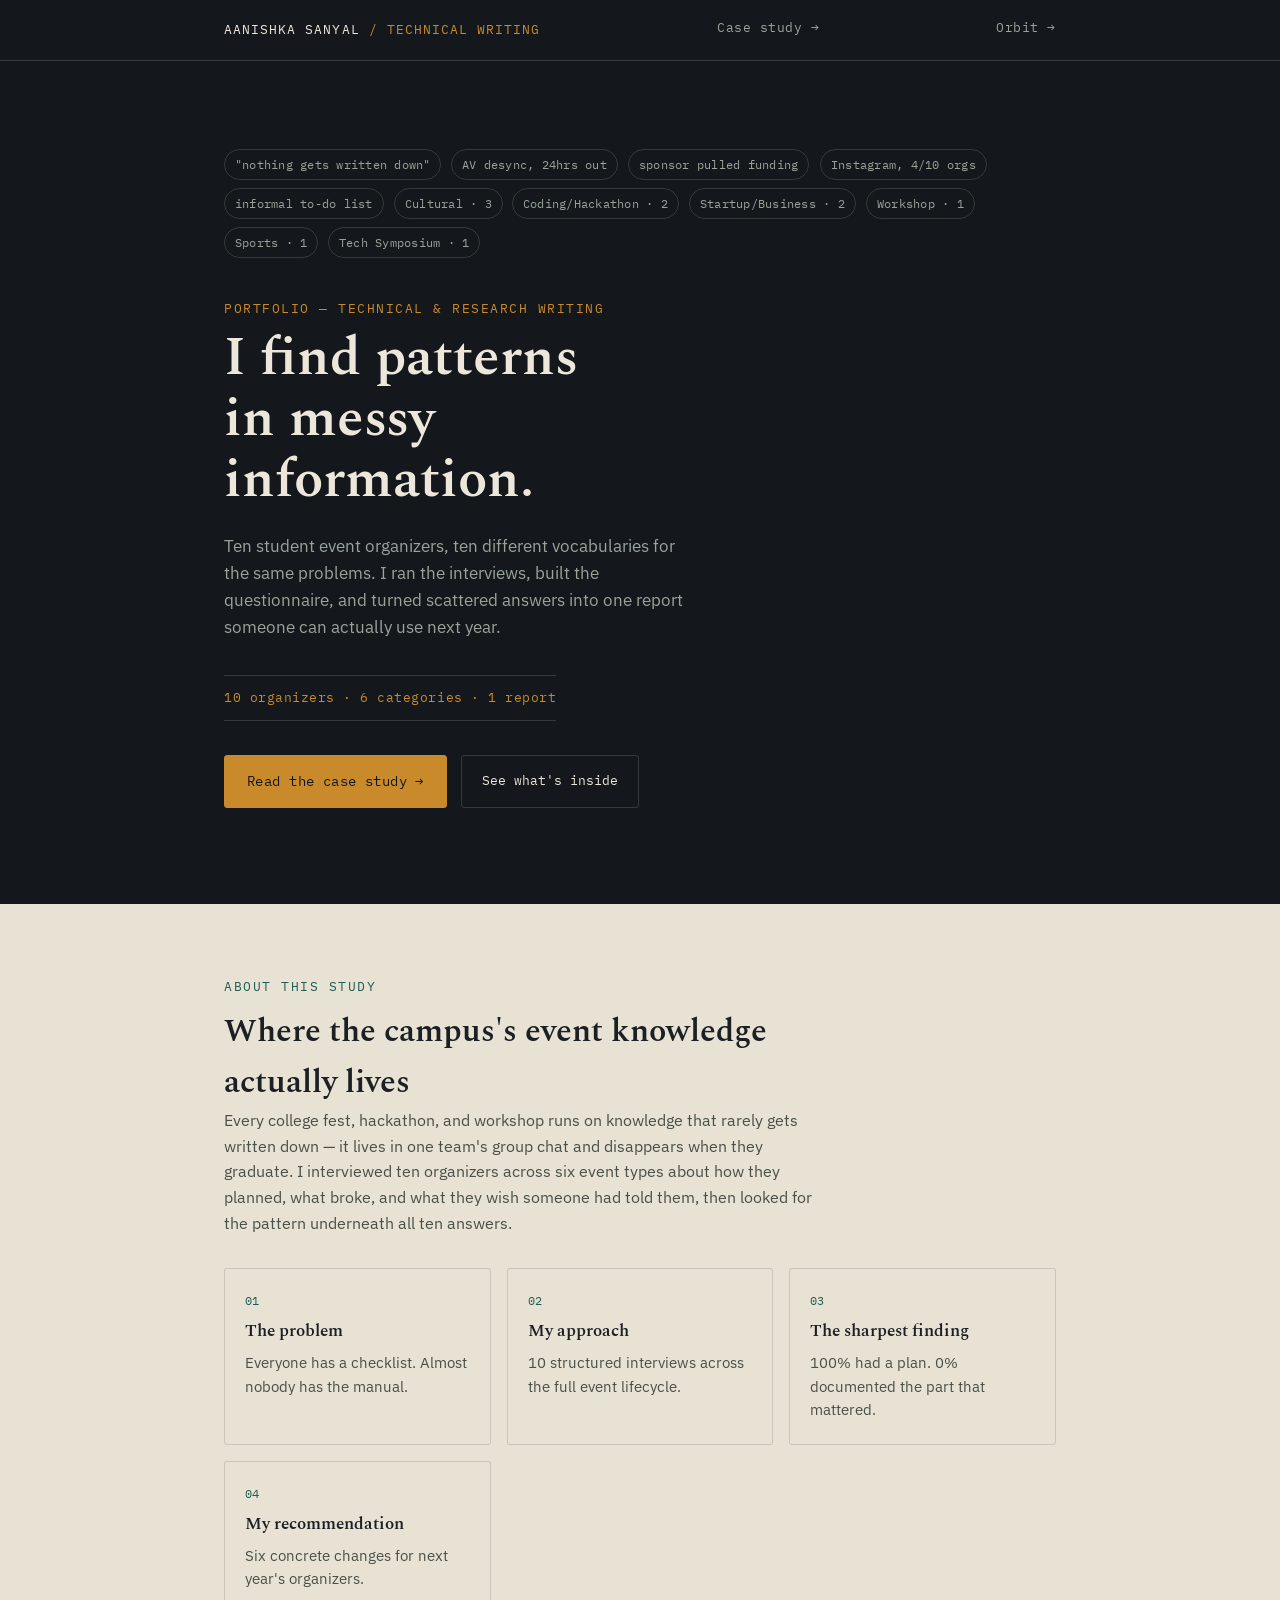
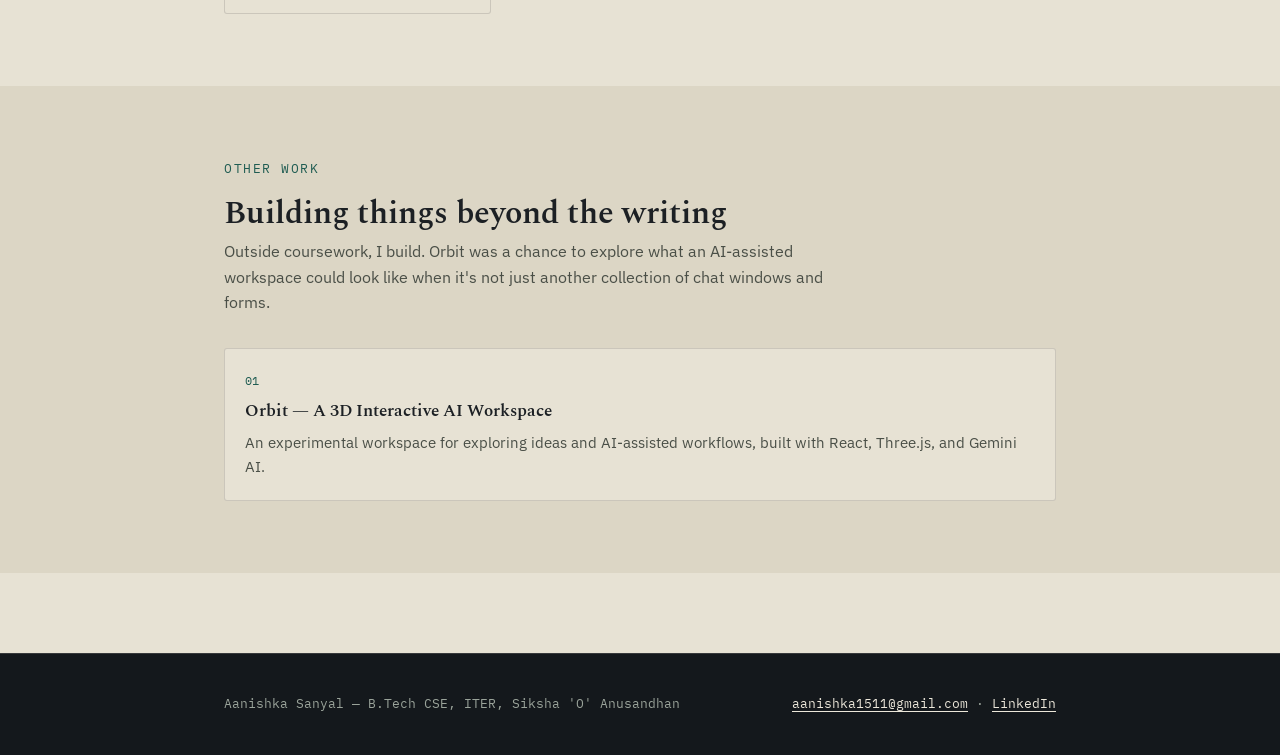
<file: index.html>
<!DOCTYPE html>
<html lang="en">
<head>
<meta charset="UTF-8" />
<meta name="viewport" content="width=device-width, initial-scale=1.0" />
<title>Aanishka Sanyal — I find patterns in messy information</title>
<meta name="description" content="Research documentation on how ten student event organizers plan, run, and lose institutional knowledge — and what a technical writer found underneath it." />
<link rel="icon" href="data:image/svg+xml,%3Csvg xmlns='http://www.w3.org/2000/svg' viewBox='0 0 100 100'%3E%3Ctext y='.9em' font-size='90'%3E%F0%9F%93%9D%3C/text%3E%3C/svg%3E" />

<meta property="og:type" content="website" />
<meta property="og:url" content="https://aanishka1511-dev.github.io/" />
<meta property="og:title" content="Aanishka Sanyal — I find patterns in messy information" />
<meta property="og:description" content="Research documentation on how ten student event organizers plan, run, and lose institutional knowledge." />
<meta property="og:image" content="https://aanishka1511-dev.github.io/orbit-preview.png" />
<meta name="twitter:card" content="summary_large_image" />

<link rel="preconnect" href="https://fonts.googleapis.com" />
<link rel="preconnect" href="https://fonts.gstatic.com" crossorigin />
<link href="https://fonts.googleapis.com/css2?family=Spectral:wght@500;600;700&family=IBM+Plex+Sans:wght@400;500;600&family=IBM+Plex+Mono:wght@400;500&display=swap" rel="stylesheet" />
<link rel="stylesheet" href="styles.css" />
</head>
<body>
<nav class="site-nav">
<div class="wrap">
<a class="brand" href="index.html"> Aanishka Sanyal <span>/ Technical Writing</span></a>
<a class="nav-link" href="case-study.html">Case study →</a>
<a class="nav-link" href="orbit-case-study.html">Orbit →</a>
</div>
</nav>
<header class="hero">
<div class="wrap">
<div class="chip-field" aria-hidden="true">
<span class="chip" style="--d:0.02s; --r:-4deg;">"nothing gets written down"</span>
<span class="chip" style="--d:0.08s; --r:3deg;">AV desync, 24hrs out</span>
<span class="chip" style="--d:0.14s; --r:-2deg;">sponsor pulled funding</span>
<span class="chip" style="--d:0.20s; --r:2deg;">Instagram, 4/10 orgs</span>
<span class="chip" style="--d:0.26s; --r:-3deg;">informal to-do list</span>
<span class="chip" style="--d:0.34s;" data-cat>Cultural · 3</span>
<span class="chip" style="--d:0.40s;" data-cat>Coding/Hackathon · 2</span>
<span class="chip" style="--d:0.46s;" data-cat>Startup/Business · 2</span>
<span class="chip" style="--d:0.52s;" data-cat>Workshop · 1</span>
<span class="chip" style="--d:0.58s;" data-cat>Sports · 1</span>
<span class="chip" style="--d:0.64s;" data-cat>Tech Symposium · 1</span>
</div>
<span class="eyebrow on-ink reveal">Portfolio — Technical &amp; Research Writing</span>
<h1 class="reveal">I find patterns in messy information.</h1>
<p class="lede reveal">
Ten student event organizers, ten different vocabularies for the
same problems. I ran the interviews, built the questionnaire, and
turned scattered answers into one report someone can actually use
next year.
</p>
<span class="proof-line reveal">10 organizers · 6 categories · 1 report</span>
<div class="cta-row reveal">
<a class="btn-stamp" href="case-study.html">Read the case study →</a>
<a class="btn-ghost" href="#preview">See what's inside</a>
</div>
</div>
</header>
<section class="block" id="preview">
<div class="wrap">
<div class="block-head reveal">
<span class="eyebrow">About this study</span>
<h2>Where the campus's event knowledge actually lives</h2>
<p>
Every college fest, hackathon, and workshop runs on knowledge that
rarely gets written down — it lives in one team's group chat and
disappears when they graduate. I interviewed ten organizers across
six event types about how they planned, what broke, and what they
wish someone had told them, then looked for the pattern underneath
all ten answers.
</p>
</div>
<div class="case-grid reveal">
<a class="case-card" href="case-study.html#problem">
<span class="num">01</span>
<h3>The problem</h3>
<p>Everyone has a checklist. Almost nobody has the manual.</p>
</a>
<a class="case-card" href="case-study.html#approach">
<span class="num">02</span>
<h3>My approach</h3>
<p>10 structured interviews across the full event lifecycle.</p>
</a>
<a class="case-card" href="case-study.html#finding">
<span class="num">03</span>
<h3>The sharpest finding</h3>
<p>100% had a plan. 0% documented the part that mattered.</p>
</a>
<a class="case-card" href="case-study.html#recommendation">
<span class="num">04</span>
<h3>My recommendation</h3>
<p>Six concrete changes for next year's organizers.</p>
</a>
</div>
</div>
</section>
<section class="block on-paper-2" id="projects">
<div class="wrap">
<div class="block-head reveal">
<span class="eyebrow">Other work</span>
<h2>Building things beyond the writing</h2>
<p>
Outside coursework, I build. Orbit was a chance to explore what an
AI-assisted workspace could look like when it's not just another
collection of chat windows and forms.
</p>
</div>
<div class="case-grid reveal">
<a class="case-card" href="orbit-case-study.html">
<span class="num">01</span>
<h3>Orbit — A 3D Interactive AI Workspace</h3>
<p>An experimental workspace for exploring ideas and AI-assisted workflows, built with React, Three.js, and Gemini AI.</p>
</a>
</div>
</div>
</section>
<footer class="site-footer">
<div class="wrap">
<span>Aanishka Sanyal — B.Tech CSE, ITER, Siksha 'O' Anusandhan</span>
<span><a href="mailto:aanishka1511@gmail.com">aanishka1511@gmail.com</a> · <a href="https://www.linkedin.com/in/aanishka-sanyal-32819b375" target="_blank" rel="noopener">LinkedIn</a></span>
</div>
</footer>
<script src="script.js"></script>
</body>
</html>
<!-- Cloudflare Web Analytics --><script type='module' src='https://static.cloudflareinsights.com/beacon.min.js' data-cf-beacon='{"token": "5a8fdd187ef04a5c92848b97e8814487"}'></script><!-- End Cloudflare Web Analytics -->
</file>
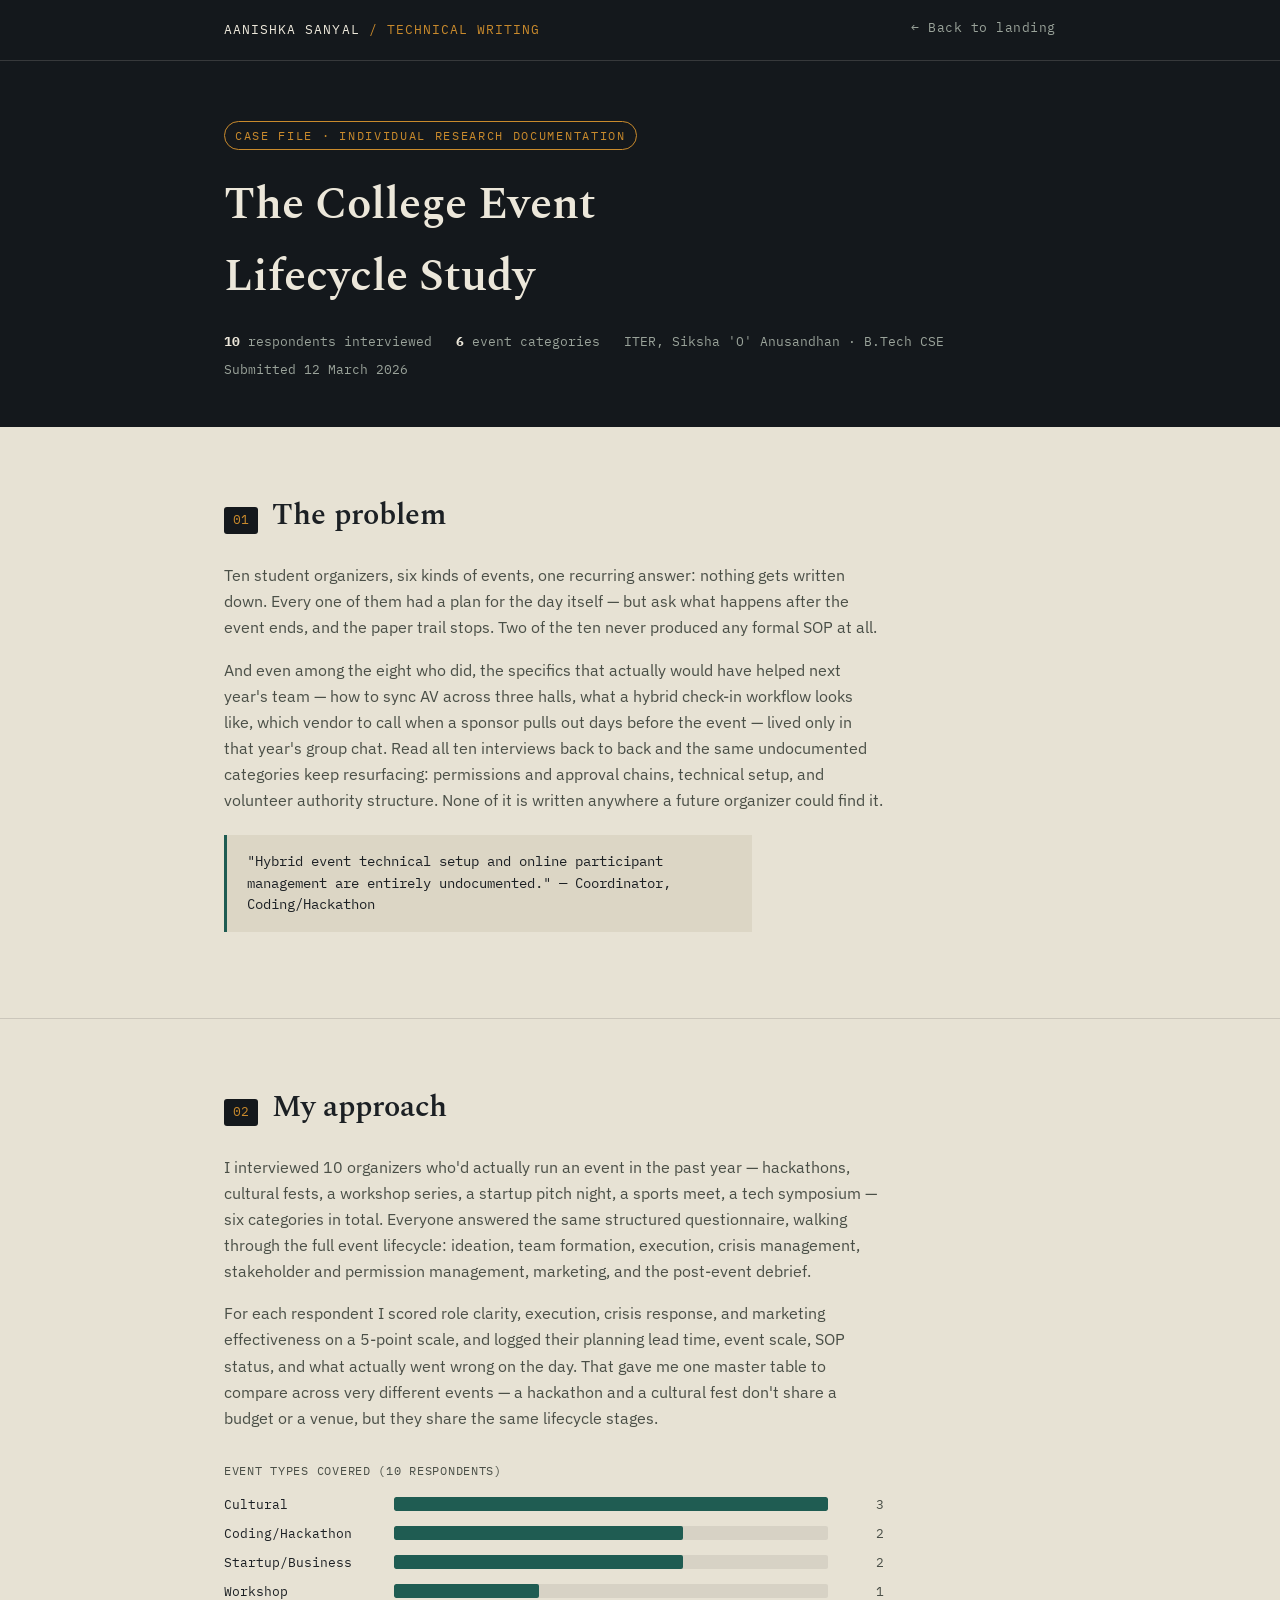
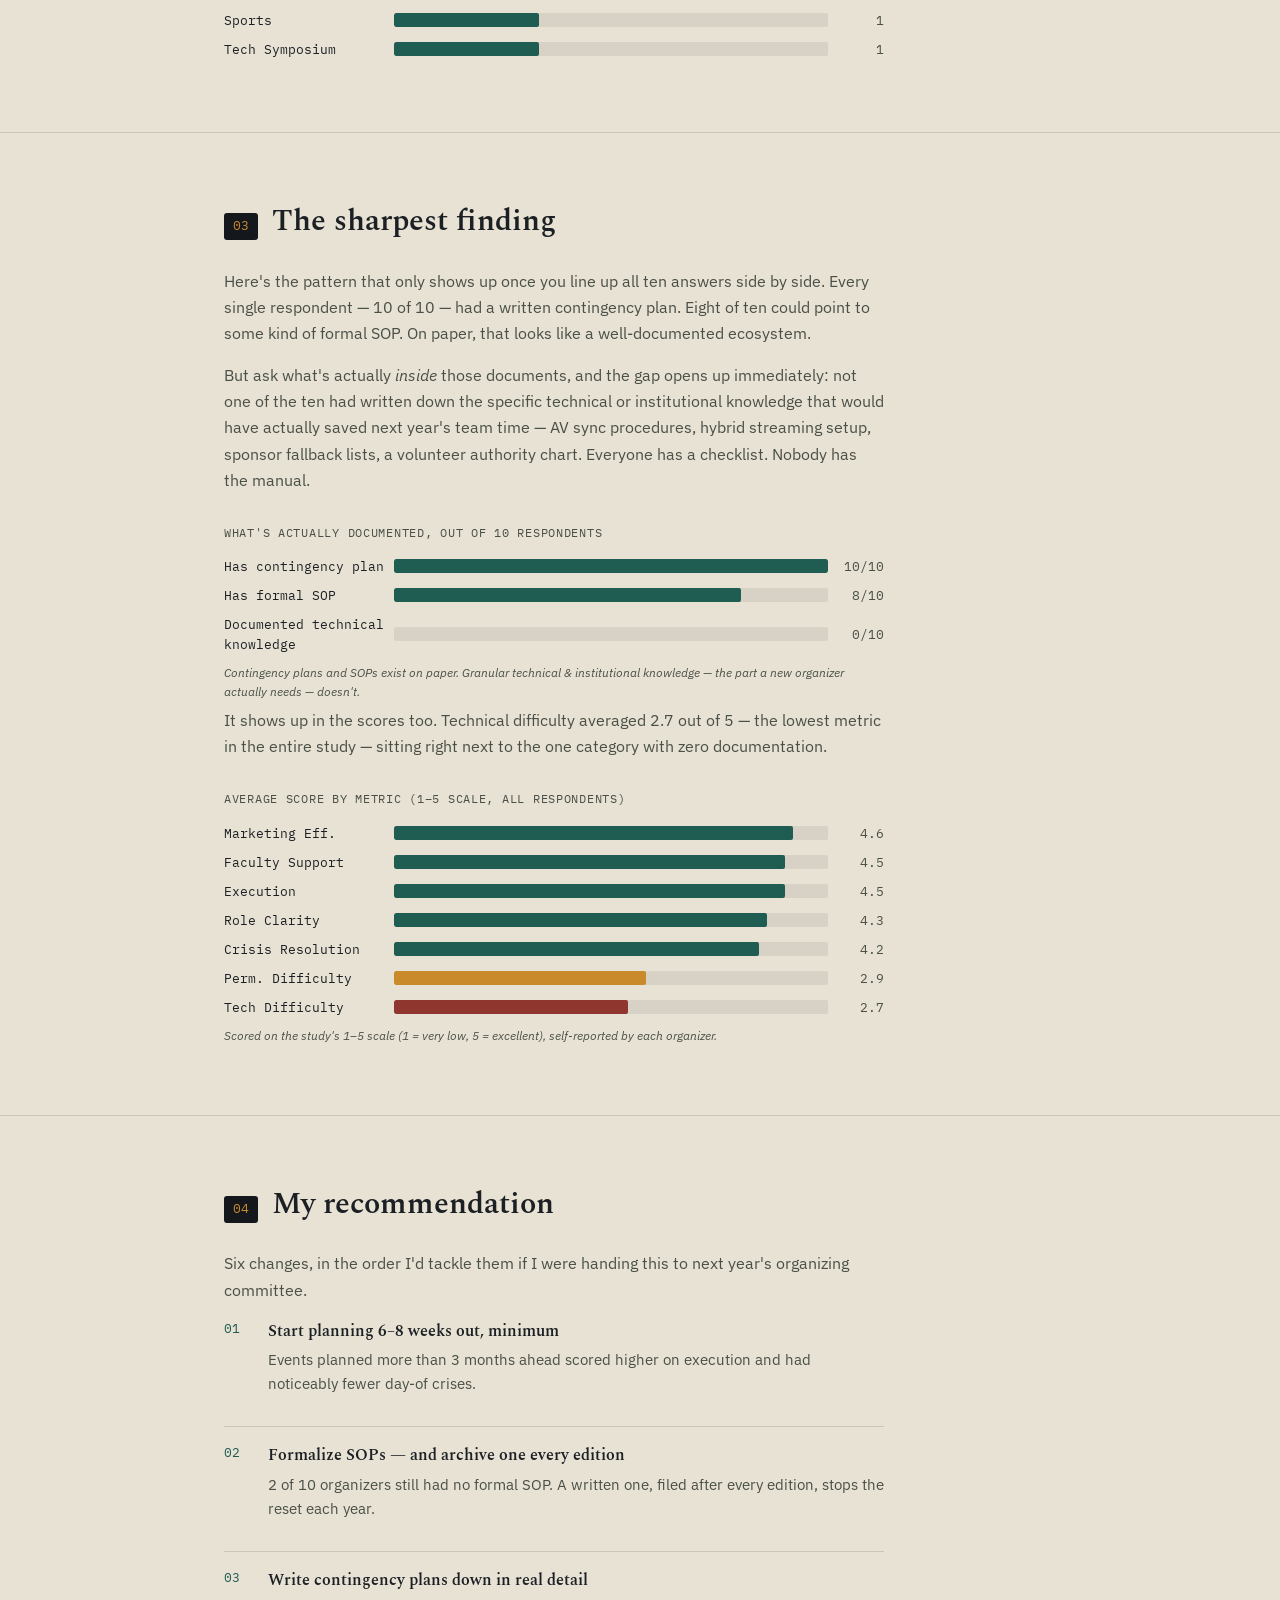
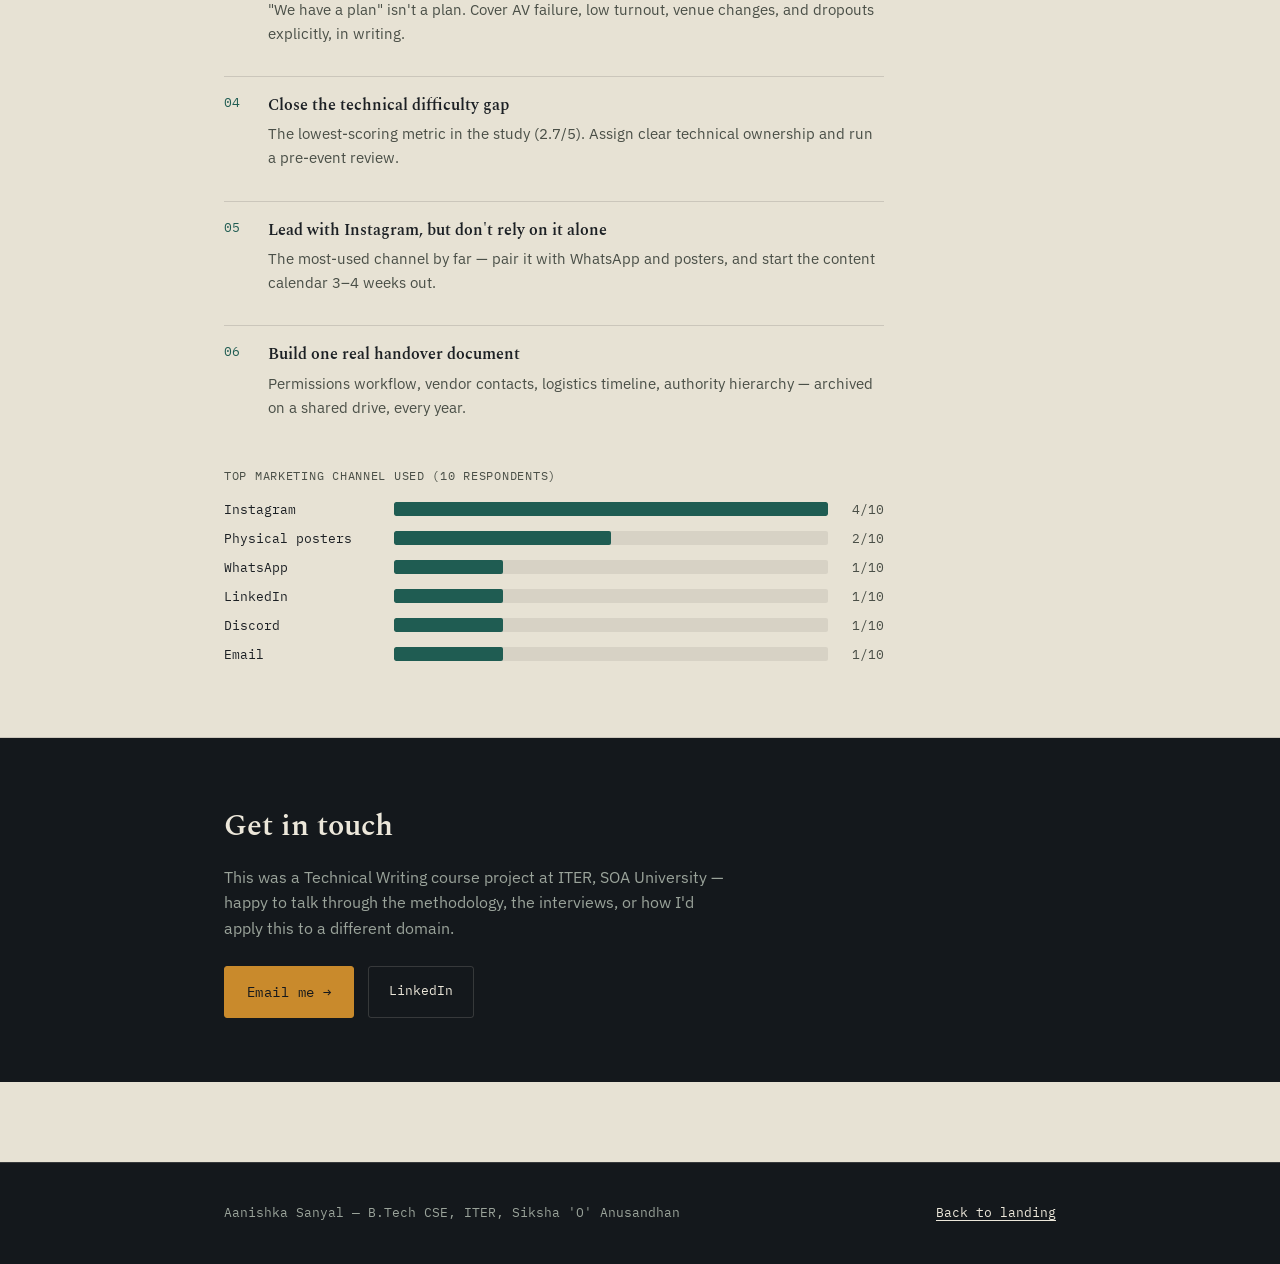
<file: case-study.html>
<!DOCTYPE html>
<html lang="en">
<head>
  <meta charset="UTF-8" />
  <meta name="viewport" content="width=device-width, initial-scale=1.0" />
  <title>Case Study — College Event Lifecycle Study | Aanishka Sanyal</title>
  <meta name="description" content="Ten organizers, six event categories, one report: what's actually documented after a college event ends, and what isn't." />
  <link rel="preconnect" href="https://fonts.googleapis.com" />
  <link rel="preconnect" href="https://fonts.gstatic.com" crossorigin />
  <link href="https://fonts.googleapis.com/css2?family=Spectral:wght@500;600;700&family=IBM+Plex+Sans:wght@400;500;600&family=IBM+Plex+Mono:wght@400;500&display=swap" rel="stylesheet" />
  <link rel="stylesheet" href="styles.css" />
</head>
<body>

  <nav class="site-nav">
    <div class="wrap">
      <a class="brand" href="index.html">Aanishka Sanyal <span>/ Technical Writing</span></a>
      <a class="nav-link" href="index.html">← Back to landing</a>
    </div>
  </nav>

  <header class="file-header">
    <div class="wrap">
      <span class="file-tag">Case file · Individual research documentation</span>
      <h1>The College Event Lifecycle Study</h1>
      <div class="file-meta">
        <span><strong>10</strong> respondents interviewed</span>
        <!-- Cloudflare Web Analytics --><script type='module' src='https://static.cloudflareinsights.com/beacon.min.js' data-cf-beacon='{"token": "5a8fdd187ef04a5c92848b97e8814487"}'></script><!-- End Cloudflare Web Analytics -->
        <span><strong>6</strong> event categories</span>
        <span>ITER, Siksha 'O' Anusandhan · B.Tech CSE</span>
        <span>Submitted 12 March 2026</span>
      </div>
    </div>
  </header>

  <!-- 01 — THE PROBLEM -->
  <section class="case-section" id="problem">
    <div class="wrap">
      <div class="section-label reveal">
        <span class="idx">01</span>
        <h2>The problem</h2>
      </div>
      <div class="body-copy reveal">
        <p>
          Ten student organizers, six kinds of events, one recurring answer:
          nothing gets written down. Every one of them had a plan for the day
          itself — but ask what happens after the event ends, and the paper
          trail stops. Two of the ten never produced any formal SOP at all.
        </p>
        <p>
          And even among the eight who did, the specifics that actually would
          have helped next year's team — how to sync AV across three halls,
          what a hybrid check-in workflow looks like, which vendor to call
          when a sponsor pulls out days before the event — lived only in that
          year's group chat. Read all ten interviews back to back and the
          same undocumented categories keep resurfacing: permissions and
          approval chains, technical setup, and volunteer authority
          structure. None of it is written anywhere a future organizer could
          find it.
        </p>
        <div class="callout">
          "Hybrid event technical setup and online participant management
          are entirely undocumented." — Coordinator, Coding/Hackathon
        </div>
      </div>
    </div>
  </section>

  <!-- 02 — MY APPROACH -->
  <section class="case-section on-paper-2" id="approach">
    <div class="wrap">
      <div class="section-label reveal">
        <span class="idx">02</span>
        <h2>My approach</h2>
      </div>
      <div class="body-copy reveal">
        <p>
          I interviewed 10 organizers who'd actually run an event in the past
          year — hackathons, cultural fests, a workshop series, a startup
          pitch night, a sports meet, a tech symposium — six categories in
          total. Everyone answered the same structured questionnaire, walking
          through the full event lifecycle: ideation, team formation,
          execution, crisis management, stakeholder and permission
          management, marketing, and the post-event debrief.
        </p>
        <p>
          For each respondent I scored role clarity, execution, crisis
          response, and marketing effectiveness on a 5-point scale, and
          logged their planning lead time, event scale, SOP status, and what
          actually went wrong on the day. That gave me one master table to
          compare across very different events — a hackathon and a cultural
          fest don't share a budget or a venue, but they share the same
          lifecycle stages.
        </p>
      </div>
      <div class="chart reveal">
        <div class="chart-title">Event types covered (10 respondents)</div>
        <div id="chart-event-types"></div>
      </div>
    </div>
  </section>

  <!-- 03 — THE SHARPEST FINDING -->
  <section class="case-section" id="finding">
    <div class="wrap">
      <div class="section-label reveal">
        <span class="idx">03</span>
        <h2>The sharpest finding</h2>
      </div>
      <div class="body-copy reveal">
        <p>
          Here's the pattern that only shows up once you line up all ten
          answers side by side. Every single respondent — 10 of 10 — had a
          written contingency plan. Eight of ten could point to some kind of
          formal SOP. On paper, that looks like a well-documented ecosystem.
        </p>
        <p>
          But ask what's actually <em>inside</em> those documents, and the
          gap opens up immediately: not one of the ten had written down the
          specific technical or institutional knowledge that would have
          actually saved next year's team time — AV sync procedures, hybrid
          streaming setup, sponsor fallback lists, a volunteer authority
          chart. Everyone has a checklist. Nobody has the manual.
        </p>
      </div>
      <div class="chart reveal">
        <div class="chart-title">What's actually documented, out of 10 respondents</div>
        <div id="chart-documentation"></div>
        <p class="chart-note">Contingency plans and SOPs exist on paper. Granular technical &amp; institutional knowledge — the part a new organizer actually needs — doesn't.</p>
      </div>
      <div class="body-copy reveal">
        <p>
          It shows up in the scores too. Technical difficulty averaged
          2.7 out of 5 — the lowest metric in the entire study — sitting
          right next to the one category with zero documentation.
        </p>
      </div>
      <div class="chart reveal">
        <div class="chart-title">Average score by metric (1–5 scale, all respondents)</div>
        <div id="chart-scores"></div>
        <p class="chart-note">Scored on the study's 1–5 scale (1 = very low, 5 = excellent), self-reported by each organizer.</p>
      </div>
    </div>
  </section>

  <!-- 04 — MY RECOMMENDATION -->
  <section class="case-section on-paper-2" id="recommendation">
    <div class="wrap">
      <div class="section-label reveal">
        <span class="idx">04</span>
        <h2>My recommendation</h2>
      </div>
      <div class="body-copy reveal">
        <p>
          Six changes, in the order I'd tackle them if I were handing this to
          next year's organizing committee.
        </p>
      </div>

      <div class="rec-list reveal">
        <div class="rec-item">
          <span class="rn">01</span>
          <div>
            <h3>Start planning 6–8 weeks out, minimum</h3>
            <p>Events planned more than 3 months ahead scored higher on execution and had noticeably fewer day-of crises.</p>
          </div>
        </div>
        <div class="rec-item">
          <span class="rn">02</span>
          <div>
            <h3>Formalize SOPs — and archive one every edition</h3>
            <p>2 of 10 organizers still had no formal SOP. A written one, filed after every edition, stops the reset each year.</p>
          </div>
        </div>
        <div class="rec-item">
          <span class="rn">03</span>
          <div>
            <h3>Write contingency plans down in real detail</h3>
            <p>"We have a plan" isn't a plan. Cover AV failure, low turnout, venue changes, and dropouts explicitly, in writing.</p>
          </div>
        </div>
        <div class="rec-item">
          <span class="rn">04</span>
          <div>
            <h3>Close the technical difficulty gap</h3>
            <p>The lowest-scoring metric in the study (2.7/5). Assign clear technical ownership and run a pre-event review.</p>
          </div>
        </div>
        <div class="rec-item">
          <span class="rn">05</span>
          <div>
            <h3>Lead with Instagram, but don't rely on it alone</h3>
            <p>The most-used channel by far — pair it with WhatsApp and posters, and start the content calendar 3–4 weeks out.</p>
          </div>
        </div>
        <div class="rec-item">
          <span class="rn">06</span>
          <div>
            <h3>Build one real handover document</h3>
            <p>Permissions workflow, vendor contacts, logistics timeline, authority hierarchy — archived on a shared drive, every year.</p>
          </div>
        </div>
      </div>

      <div class="chart reveal">
        <div class="chart-title">Top marketing channel used (10 respondents)</div>
        <div id="chart-marketing"></div>
      </div>
    </div>
  </section>

  <section class="contact-block">
    <div class="wrap reveal">
      <h2>Get in touch</h2>
      <p>
        This was a Technical Writing course project at ITER, SOA University —
        happy to talk through the methodology, the interviews, or how I'd
        apply this to a different domain.
      </p>
      <div class="cta-row">
        <a class="btn-stamp" href="mailto:aanishka1511@gmail.com">Email me →</a>
        <a class="btn-ghost" href="https://www.linkedin.com/in/aanishka-sanyal-32819b375" target="_blank" rel="noopener">LinkedIn</a>
      </div>
    </div>
  </section>

  <footer class="site-footer">
    <div class="wrap">
      <span>Aanishka Sanyal — B.Tech CSE, ITER, Siksha 'O' Anusandhan</span>
      <span><a href="index.html">Back to landing</a></span>
    </div>
  </footer>

  <script src="script.js"></script>
  <script>
    // Every number below is copied directly from the report (Section B &
    // Section C). Each chart is just this data run through buildChart().
    buildChart(
      "chart-event-types",
      [
        { label: "Cultural", value: 3 },
        { label: "Coding/Hackathon", value: 2 },
        { label: "Startup/Business", value: 2 },
        { label: "Workshop", value: 1 },
        { label: "Sports", value: 1 },
        { label: "Tech Symposium", value: 1 },
      ],
      3
    );

    buildChart(
      "chart-documentation",
      [
        { label: "Has contingency plan", value: 10, display: "10/10" },
        { label: "Has formal SOP", value: 8, display: "8/10" },
        {
          label: "Documented technical knowledge",
          value: 0,
          display: "0/10",
          colorClass: "flag",
        },
      ],
      10
    );

    buildChart(
      "chart-scores",
      [
        { label: "Marketing Eff.", value: 4.6 },
        { label: "Faculty Support", value: 4.5 },
        { label: "Execution", value: 4.5 },
        { label: "Role Clarity", value: 4.3 },
        { label: "Crisis Resolution", value: 4.2 },
        { label: "Perm. Difficulty", value: 2.9, colorClass: "amber" },
        { label: "Tech Difficulty", value: 2.7, colorClass: "flag" },
      ],
      5
    );

    buildChart(
      "chart-marketing",
      [
        { label: "Instagram", value: 4, display: "4/10" },
        { label: "Physical posters", value: 2, display: "2/10" },
        { label: "WhatsApp", value: 1, display: "1/10" },
        { label: "LinkedIn", value: 1, display: "1/10" },
        { label: "Discord", value: 1, display: "1/10" },
        { label: "Email", value: 1, display: "1/10" },
      ],
      4
    );
  </script>
</body>
</html>
</file>
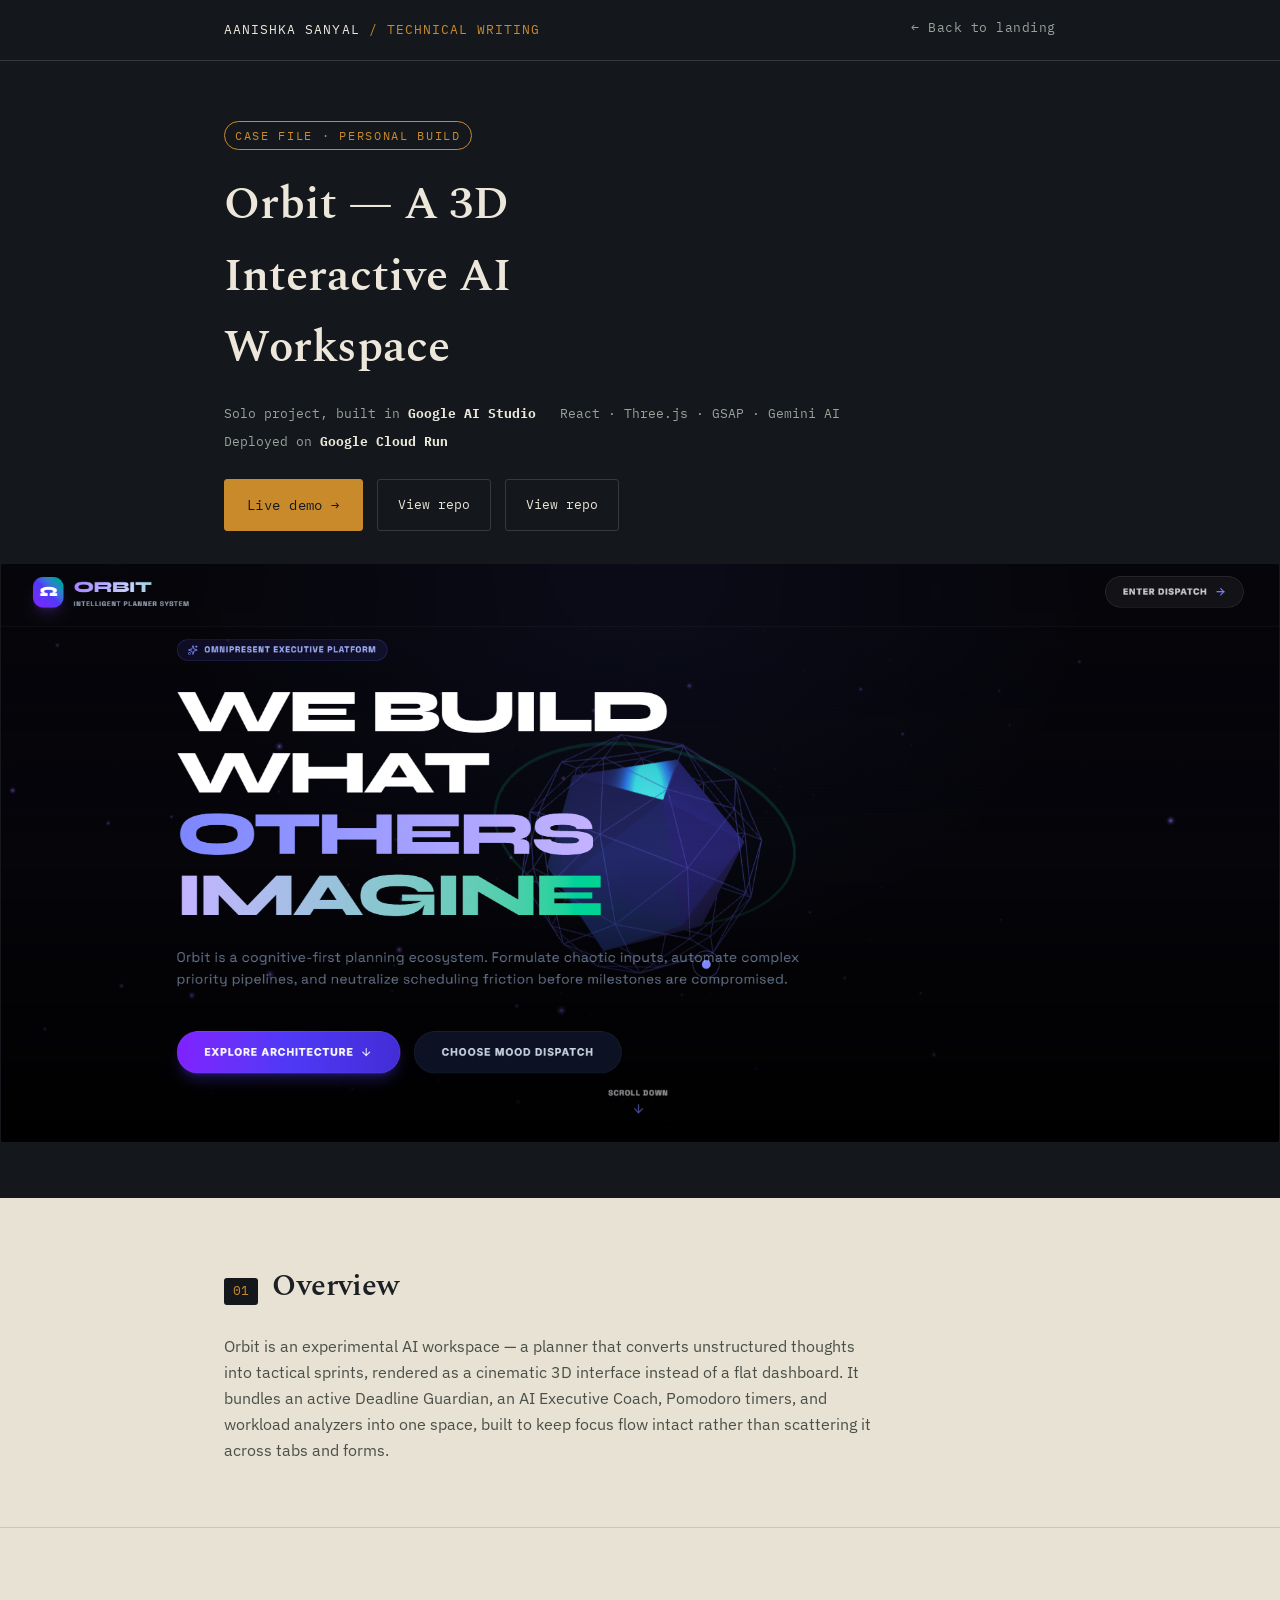
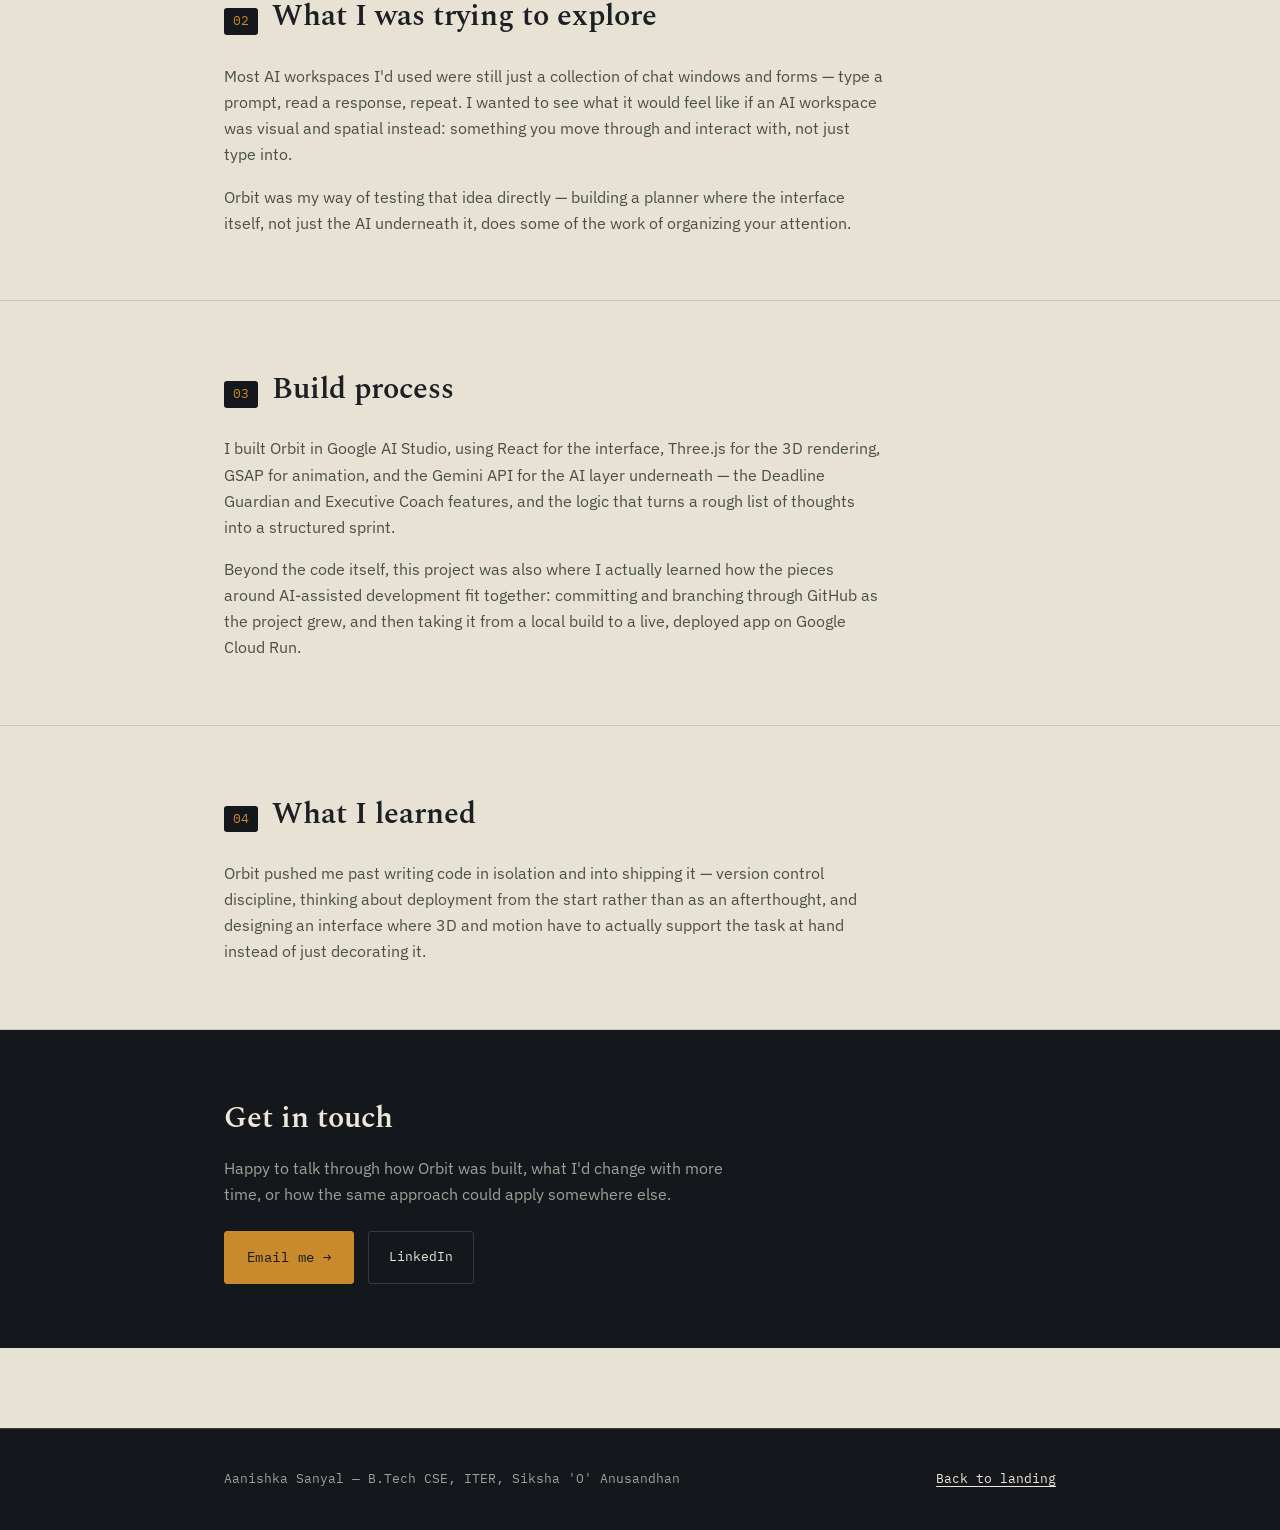
<file: orbit-case-study.html>
<!DOCTYPE html>
<html lang="en">
<head>
  <meta charset="UTF-8" />
  <meta name="viewport" content="width=device-width, initial-scale=1.0" />
  <title>Case Study — Orbit, a 3D Interactive AI Workspace | Aanishka Sanyal</title>
  <meta name="description" content="Orbit is an experimental 3D interactive AI workspace built with React, Three.js, GSAP, and Gemini AI — exploring what an AI workspace could feel like beyond chat windows and forms." />
  <link rel="preconnect" href="https://fonts.googleapis.com" />
  <link rel="preconnect" href="https://fonts.gstatic.com" crossorigin />
  <link href="https://fonts.googleapis.com/css2?family=Spectral:wght@500;600;700&family=IBM+Plex+Sans:wght@400;500;600&family=IBM+Plex+Mono:wght@400;500&display=swap" rel="stylesheet" />
  <link rel="stylesheet" href="styles.css" />
</head>
<body>

  <nav class="site-nav">
    <div class="wrap">
      <a class="brand" href="index.html">Aanishka Sanyal <span>/ Technical Writing</span></a>
      <a class="nav-link" href="index.html">← Back to landing</a>
    </div>
  </nav>

  <header class="file-header">
    <div class="wrap">
      <span class="file-tag">Case file · Personal build</span>
      <h1>Orbit — A 3D Interactive AI Workspace</h1>
      <div class="file-meta">
        <span>Solo project, built in <strong>Google AI Studio</strong></span>
        <!-- Cloudflare Web Analytics --><script type='module' src='https://static.cloudflareinsights.com/beacon.min.js' data-cf-beacon='{"token": "5a8fdd187ef04a5c92848b97e8814487"}'></script><!-- End Cloudflare Web Analytics -->
        <span>React · Three.js · GSAP · Gemini AI</span>
        <span>Deployed on <strong>Google Cloud Run</strong></span>
      </div>
      <div class="cta-row" style="margin-top: 28px;">
        <a class="btn-stamp" href="https://antigravity-487075109721.asia-southeast1.run.app/" target="_blank" rel="noopener">Live demo →</a>
        <a class="btn-ghost" href="https://github.com/aanishka1511-dev/orbit-life-saver-ai" target="_blank" rel="noopener">View repo</a>
        <a class="btn-ghost" href="https://github.com/aanishka1511-dev/orbit-life-saver-ai" target="_blank" rel="noopener">View repo</a>
      </div>
      </div>
          <img src="orbit-preview.png" alt="Orbit landing page showing the 3D planner interface" style="width:100%; border-radius:var(--radius); border:1px solid var(--line); margin-top:32px;">
    </div>
    
  </header>

  <!-- 01 — OVERVIEW -->
  <section class="case-section" id="overview">
    <div class="wrap">
      <div class="section-label reveal">
        <span class="idx">01</span>
        <h2>Overview</h2>
      </div>
      <div class="body-copy reveal">
        <p>
          Orbit is an experimental AI workspace — a planner that converts
          unstructured thoughts into tactical sprints, rendered as a
          cinematic 3D interface instead of a flat dashboard. It bundles an
          active Deadline Guardian, an AI Executive Coach, Pomodoro timers,
          and workload analyzers into one space, built to keep focus flow
          intact rather than scattering it across tabs and forms.
        </p>
      </div>
    </div>
  </section>

  <!-- 02 — WHAT I WAS TRYING TO EXPLORE -->
  <section class="case-section on-paper-2" id="exploration">
    <div class="wrap">
      <div class="section-label reveal">
        <span class="idx">02</span>
        <h2>What I was trying to explore</h2>
      </div>
      <div class="body-copy reveal">
        <p>
          Most AI workspaces I'd used were still just a collection of chat
          windows and forms — type a prompt, read a response, repeat. I
          wanted to see what it would feel like if an AI workspace was
          visual and spatial instead: something you move through and
          interact with, not just type into.
        </p>
        <p>
          Orbit was my way of testing that idea directly — building a
          planner where the interface itself, not just the AI underneath
          it, does some of the work of organizing your attention.
        </p>
      </div>
    </div>
  </section>

  <!-- 03 — BUILD PROCESS -->
  <section class="case-section" id="build">
    <div class="wrap">
      <div class="section-label reveal">
        <span class="idx">03</span>
        <h2>Build process</h2>
      </div>
      <div class="body-copy reveal">
        <p>
          I built Orbit in Google AI Studio, using React for the interface,
          Three.js for the 3D rendering, GSAP for animation, and the Gemini
          API for the AI layer underneath — the Deadline Guardian and
          Executive Coach features, and the logic that turns a rough list of
          thoughts into a structured sprint.
        </p>
        <p>
          Beyond the code itself, this project was also where I actually
          learned how the pieces around AI-assisted development fit
          together: committing and branching through GitHub as the project
          grew, and then taking it from a local build to a live, deployed
          app on Google Cloud Run.
        </p>
      </div>
    </div>
  </section>

  <!-- 04 — WHAT I LEARNED -->
  <section class="case-section on-paper-2" id="learned">
    <div class="wrap">
      <div class="section-label reveal">
        <span class="idx">04</span>
        <h2>What I learned</h2>
      </div>
      <div class="body-copy reveal">
        <p>
          Orbit pushed me past writing code in isolation and into shipping
          it — version control discipline, thinking about deployment from
          the start rather than as an afterthought, and designing an
          interface where 3D and motion have to actually support the task
          at hand instead of just decorating it.
        </p>
      </div>
    </div>
  </section>

  <section class="contact-block">
    <div class="wrap reveal">
      <h2>Get in touch</h2>
      <p>
        Happy to talk through how Orbit was built, what I'd change with more
        time, or how the same approach could apply somewhere else.
      </p>
      <div class="cta-row">
        <a class="btn-stamp" href="mailto:aanishka1511@gmail.com">Email me →</a>
        <a class="btn-ghost" href="https://www.linkedin.com/in/aanishka-sanyal-32819b375" target="_blank" rel="noopener">LinkedIn</a>
      </div>
    </div>
  </section>

  <footer class="site-footer">
    <div class="wrap">
      <span>Aanishka Sanyal — B.Tech CSE, ITER, Siksha 'O' Anusandhan</span>
      <span><a href="index.html">Back to landing</a></span>
    </div>
  </footer>

  <script src="script.js"></script>
</body>
</html>
<!-- Cloudflare Web Analytics --><script type='module' src='https://static.cloudflareinsights.com/beacon.min.js' data-cf-beacon='{"token": "5a8fdd187ef04a5c92848b97e8814487"}'></script><!-- End Cloudflare Web Analytics -->
</file>
<file: styles.css>
:root {
  --ink: #14181c;          /* dark shell background */
  --ink-2: #1c2126;        /* slightly lighter dark surface */
  --paper: #e7e2d4;        /* index-card / parchment surface */
  --paper-2: #dcd6c5;      /* slightly deeper paper, for contrast blocks */
  --teal: #1f5c52;         /* primary accent — ink stamp */
  --amber: #c98a2c;        /* secondary accent — CTA / highlight numbers */
  --flag: #8f362e;         /* reserved: undocumented / gap / issue data only */
  --text: #1c2024;         /* body text on paper */
  --text-soft: #4a4f47;    /* secondary text on paper */
  --text-inv: #ece7da;     /* text on ink background */
  --text-inv-soft: #9aa39a;/* secondary text on ink background */
  --line: rgba(28, 32, 36, 0.14);
  --line-inv: rgba(236, 231, 218, 0.16);
  --radius: 3px;
  --max-w: 880px;
  --font-display: "Spectral", Georgia, serif;
  --font-body: "IBM Plex Sans", -apple-system, sans-serif;
  --font-mono: "IBM Plex Mono", "Courier New", monospace;
}

@media (prefers-color-scheme: light) {
  :root { color-scheme: light; }
}

* { box-sizing: border-box; }
html { scroll-behavior: smooth; }
@media (prefers-reduced-motion: reduce) {
  html { scroll-behavior: auto; }
  * { animation-duration: 0.001ms !important; animation-iteration-count: 1 !important; transition-duration: 0.001ms !important; }
}

body {
  margin: 0;
  background: var(--paper);
  color: var(--text);
  font-family: var(--font-body);
  font-size: 16px;
  line-height: 1.6;
  -webkit-font-smoothing: antialiased;
}

a { color: inherit; }

.wrap {
  max-width: var(--max-w);
  margin: 0 auto;
  padding: 0 24px;
}

/* ---------- nav ---------- */
.site-nav {
  background: var(--ink);
  color: var(--text-inv);
  padding: 18px 0;
  position: sticky;
  top: 0;
  z-index: 50;
  border-bottom: 1px solid var(--line-inv);
}
.site-nav .wrap {
  display: flex;
  align-items: center;
  justify-content: space-between;
  gap: 16px;
}
.site-nav .brand {
  font-family: var(--font-mono);
  font-size: 13px;
  letter-spacing: 0.08em;
  text-transform: uppercase;
  text-decoration: none;
  color: var(--text-inv);
}
.site-nav .brand span { color: var(--amber); }
.site-nav .nav-link {
  font-family: var(--font-mono);
  font-size: 13px;
  letter-spacing: 0.04em;
  text-decoration: none;
  color: var(--text-inv-soft);
  border-bottom: 1px solid transparent;
  padding-bottom: 2px;
  transition: color 0.15s ease, border-color 0.15s ease;
}
.site-nav .nav-link:hover,
.site-nav .nav-link:focus-visible { color: var(--amber); border-color: var(--amber); }

/* ---------- footer ---------- */
.site-footer {
  background: var(--ink);
  color: var(--text-inv-soft);
  padding: 40px 0;
  margin-top: 80px;
  border-top: 1px solid var(--line-inv);
}
.site-footer .wrap {
  display: flex;
  flex-wrap: wrap;
  gap: 12px 24px;
  align-items: baseline;
  justify-content: space-between;
  font-family: var(--font-mono);
  font-size: 13px;
}
.site-footer a { color: var(--text-inv); text-decoration: underline; text-underline-offset: 3px; }
.site-footer a:hover { color: var(--amber); }

/* ---------- typography ---------- */
h1, h2, h3 { font-family: var(--font-display); font-weight: 600; margin: 0; }
.eyebrow {
  font-family: var(--font-mono);
  font-size: 12.5px;
  letter-spacing: 0.12em;
  text-transform: uppercase;
  color: var(--teal);
  display: block;
  margin-bottom: 10px;
}
.eyebrow.on-ink { color: var(--amber); }
p { margin: 0 0 1em; color: var(--text-soft); }
p:last-child { margin-bottom: 0; }

/* ---------- hero (landing) ---------- */
.hero {
  background: var(--ink);
  color: var(--text-inv);
  padding: 88px 0 96px;
  position: relative;
  overflow: hidden;
}

/* chaos-to-order tag animation */
.chip-field {
  display: flex;
  flex-wrap: wrap;
  gap: 8px 10px;
  margin-bottom: 40px;
  min-height: 34px;
}
.chip {
  font-family: var(--font-mono);
  font-size: 12px;
  letter-spacing: 0.02em;
  padding: 5px 10px;
  border: 1px solid var(--line-inv);
  border-radius: 999px;
  color: var(--text-inv-soft);
  opacity: 0;
  transform: translateY(6px) rotate(var(--r, 0deg));
  animation: settle 0.5s ease forwards;
  animation-delay: var(--d, 0s);
}
.chip.is-category {
  color: var(--ink);
  background: var(--amber);
  border-color: var(--amber);
  font-weight: 600;
}
@keyframes settle {
  from { opacity: 0; transform: translateY(10px) rotate(var(--r, 0deg)); }
  to   { opacity: 1; transform: translateY(0) rotate(0deg); }
}

.hero h1 {
  font-size: clamp(2.1rem, 5vw, 3.4rem);
  line-height: 1.12;
  max-width: 14ch;
  margin-bottom: 22px;
}
.hero .lede {
  font-size: 1.05rem;
  color: var(--text-inv-soft);
  max-width: 46ch;
  margin-bottom: 34px;
}
.proof-line {
  font-family: var(--font-mono);
  font-size: 13px;
  letter-spacing: 0.04em;
  color: var(--amber);
  border-top: 1px solid var(--line-inv);
  border-bottom: 1px solid var(--line-inv);
  padding: 12px 0;
  margin-bottom: 34px;
  display: inline-block;
}

.btn-stamp {
  display: inline-flex;
  align-items: center;
  gap: 10px;
  font-family: var(--font-mono);
  font-size: 14px;
  letter-spacing: 0.03em;
  text-decoration: none;
  color: var(--ink);
  background: var(--amber);
  padding: 14px 22px;
  border-radius: var(--radius);
  border: 1px solid var(--amber);
  transition: transform 0.15s ease, box-shadow 0.15s ease;
}
.btn-stamp:hover, .btn-stamp:focus-visible {
  transform: translate(-2px, -2px);
  box-shadow: 4px 4px 0 var(--teal);
}
.btn-ghost {
  display: inline-flex;
  align-items: center;
  gap: 10px;
  font-family: var(--font-mono);
  font-size: 13px;
  text-decoration: none;
  color: var(--text-inv);
  border: 1px solid var(--line-inv);
  padding: 13px 20px;
  border-radius: var(--radius);
  transition: border-color 0.15s ease, color 0.15s ease;
}
.btn-ghost:hover, .btn-ghost:focus-visible { border-color: var(--amber); color: var(--amber); }
.cta-row { display: flex; flex-wrap: wrap; gap: 14px; }

/* ---------- section shells ---------- */
section.block { padding: 72px 0; }
section.block.on-paper-2 { background: var(--paper-2); }
.block-head { max-width: 60ch; margin-bottom: 32px; }
.block-head h2 { font-size: clamp(1.5rem, 3vw, 2rem); }

/* preview cards on landing */
.case-grid {
  display: grid;
  grid-template-columns: repeat(auto-fit, minmax(200px, 1fr));
  gap: 16px;
}
.case-card {
  background: var(--paper);
  border: 1px solid var(--line);
  border-radius: var(--radius);
  padding: 22px 20px;
  text-decoration: none;
  color: var(--text);
  display: block;
  transition: border-color 0.15s ease, transform 0.15s ease;
}
.case-card:hover, .case-card:focus-visible {
  border-color: var(--teal);
  transform: translateY(-3px);
}
.case-card .num {
  font-family: var(--font-mono);
  font-size: 12px;
  color: var(--teal);
  display: block;
  margin-bottom: 8px;
}
.case-card h3 { font-size: 1.05rem; margin-bottom: 6px; }
.case-card p { font-size: 0.92rem; margin: 0; }

/* ---------- case study page ---------- */
.file-header {
  background: var(--ink);
  color: var(--text-inv);
  padding: 60px 0 48px;
}
.file-tag {
  font-family: var(--font-mono);
  font-size: 12px;
  letter-spacing: 0.14em;
  text-transform: uppercase;
  color: var(--amber);
  border: 1px solid var(--amber);
  display: inline-block;
  padding: 4px 10px;
  border-radius: 999px;
  margin-bottom: 20px;
}
.file-header h1 {
  color: var(--text-inv);
  font-size: clamp(1.9rem, 4.4vw, 2.8rem);
  max-width: 20ch;
  margin-bottom: 18px;
}
.file-meta {
  display: flex;
  flex-wrap: wrap;
  gap: 8px 24px;
  font-family: var(--font-mono);
  font-size: 12.5px;
  color: var(--text-inv-soft);
}
.file-meta strong { color: var(--text-inv); }

.case-section { padding: 64px 0; border-bottom: 1px solid var(--line); }
.case-section:last-of-type { border-bottom: none; }
.section-label {
  display: flex;
  align-items: baseline;
  gap: 14px;
  margin-bottom: 22px;
}
.section-label .idx {
  font-family: var(--font-mono);
  font-size: 13px;
  color: var(--amber);
  background: var(--ink);
  padding: 3px 9px;
  border-radius: var(--radius);
}
.section-label h2 { font-size: clamp(1.4rem, 3vw, 1.9rem); }
.case-section .body-copy { max-width: 66ch; }
.case-section .body-copy p { font-size: 1.02rem; }

.callout {
  background: var(--paper-2);
  border-left: 3px solid var(--teal);
  padding: 16px 20px;
  margin: 22px 0;
  font-family: var(--font-mono);
  font-size: 13.5px;
  color: var(--text);
  max-width: 66ch;
}
.callout strong { color: var(--flag); }

/* ---------- bar charts (built live from data, no library) ---------- */
.chart {
  margin: 30px 0 6px;
  max-width: 66ch;
}
.chart .chart-title {
  font-family: var(--font-mono);
  font-size: 12px;
  letter-spacing: 0.06em;
  text-transform: uppercase;
  color: var(--text-soft);
  margin-bottom: 14px;
}
.bar-row {
  display: grid;
  grid-template-columns: 160px 1fr 46px;
  align-items: center;
  gap: 10px;
  margin-bottom: 9px;
  font-size: 13.5px;
}
.bar-row .bar-label { color: var(--text); font-family: var(--font-mono); font-size: 12.5px; }
.bar-track {
  background: rgba(28,32,36,0.08);
  border-radius: 2px;
  height: 14px;
  overflow: hidden;
}
.bar-fill {
  height: 100%;
  width: 0%;
  background: var(--teal);
  border-radius: 2px;
  transition: width 0.9s cubic-bezier(0.16, 1, 0.3, 1);
}
.bar-fill.flag { background: var(--flag); }
.bar-fill.amber { background: var(--amber); }
.bar-row .bar-value { font-family: var(--font-mono); font-size: 12.5px; color: var(--text-soft); text-align: right; }
.chart-note { font-size: 12px; color: var(--text-soft); font-style: italic; margin-top: 6px; }

/* ---------- recommendation list ---------- */
.rec-list { display: flex; flex-direction: column; gap: 14px; max-width: 66ch; }
.rec-item {
  display: grid;
  grid-template-columns: 30px 1fr;
  gap: 14px;
  padding: 16px 0;
  border-top: 1px solid var(--line);
}
.rec-item:first-child { border-top: none; }
.rec-item .rn { font-family: var(--font-mono); color: var(--teal); font-size: 13px; }
.rec-item h3 { font-size: 1rem; margin-bottom: 4px; }
.rec-item p { font-size: 0.94rem; margin: 0; }

/* ---------- contact / end block ---------- */
.contact-block {
  background: var(--ink);
  color: var(--text-inv);
  padding: 64px 0;
  text-align: left;
}
.contact-block h2 { color: var(--text-inv); font-size: clamp(1.4rem, 3vw, 1.9rem); margin-bottom: 14px; }
.contact-block p { color: var(--text-inv-soft); max-width: 50ch; margin-bottom: 24px; }

/* reveal-on-scroll */
.reveal { opacity: 0; transform: translateY(14px); transition: opacity 0.6s ease, transform 0.6s ease; }
.reveal.in-view { opacity: 1; transform: translateY(0); }

@media (max-width: 640px) {
  .bar-row { grid-template-columns: 108px 1fr 40px; }
  .site-nav .brand { font-size: 12px; }
}
</file>
